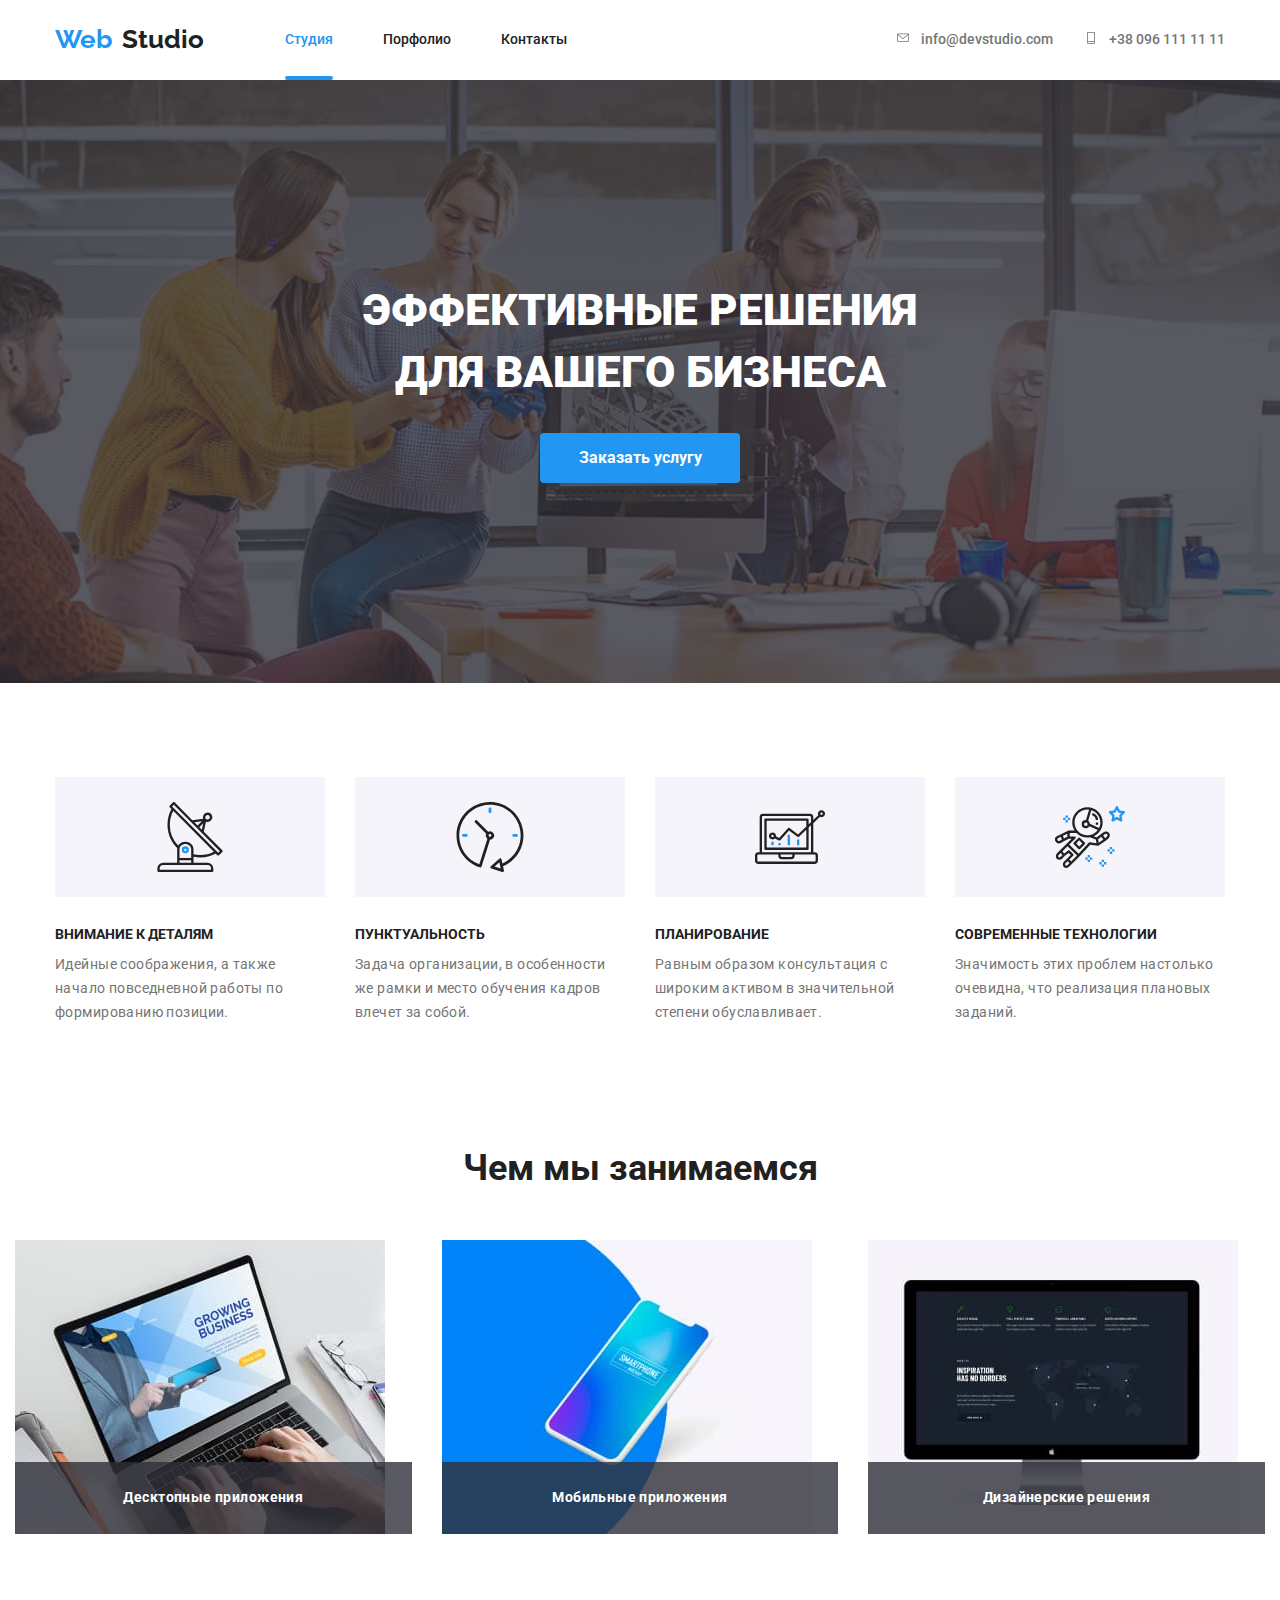
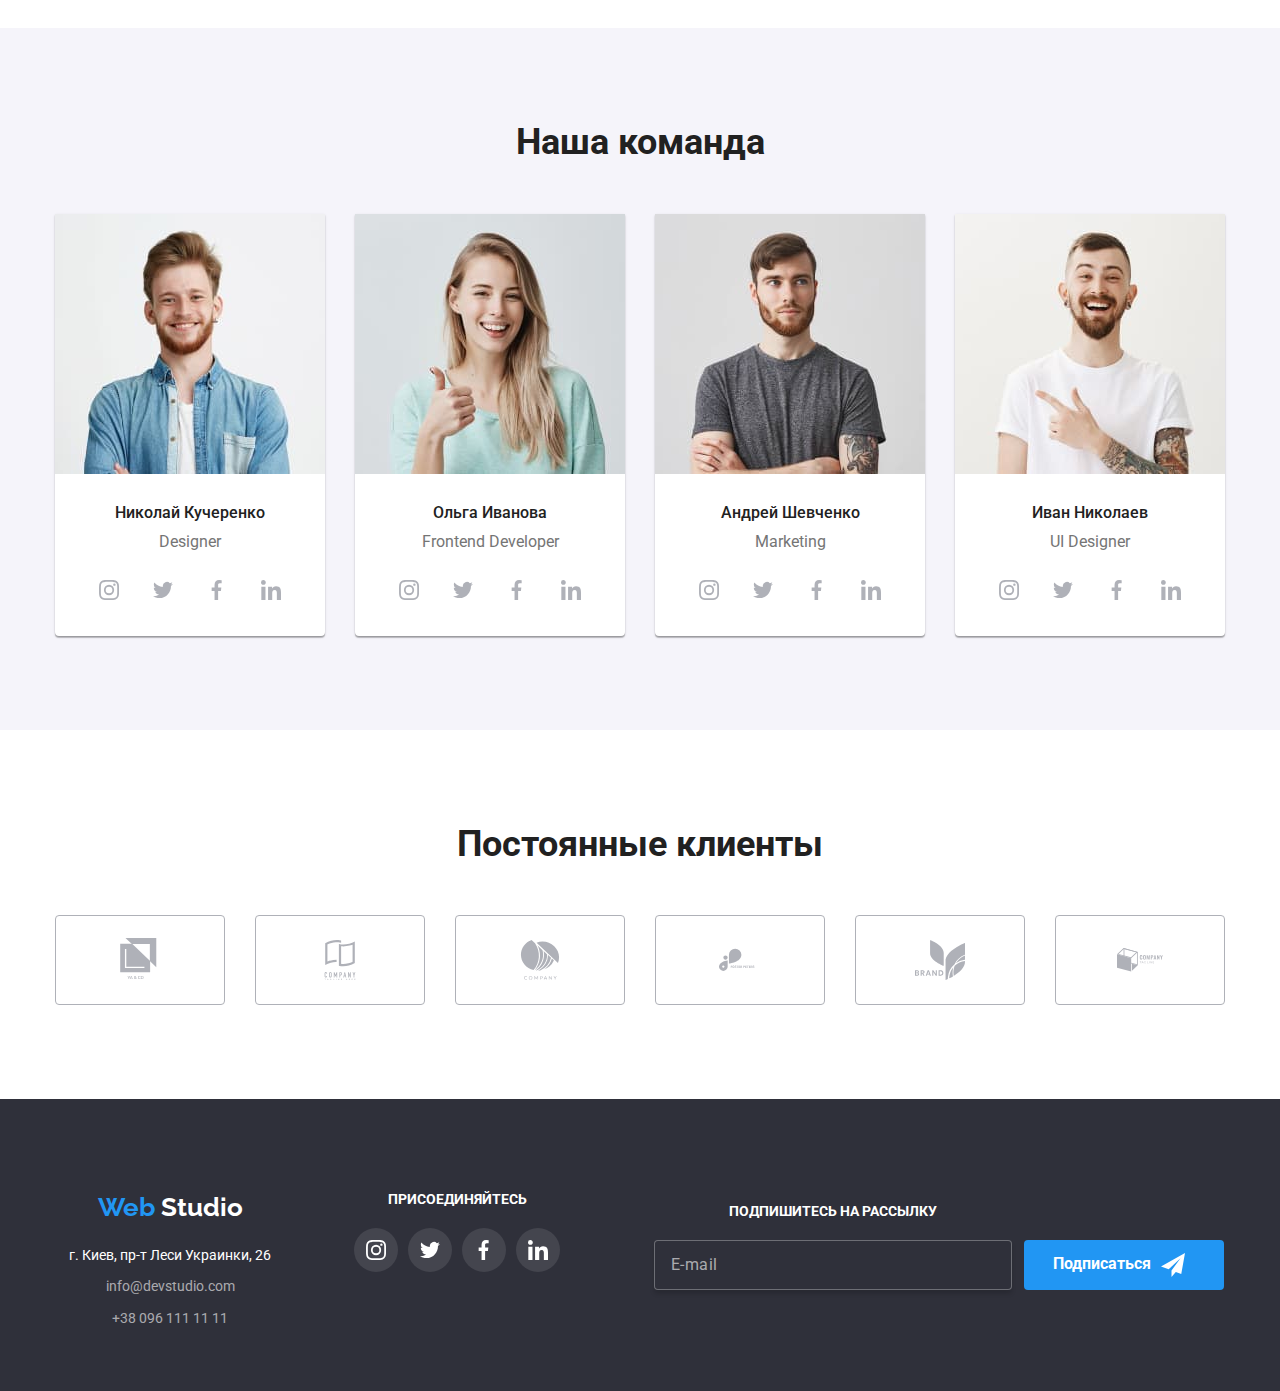
<file: index.html>
<!DOCTYPE html>
<html lang="ru">
  <head>
    <meta charset="UTF-8" />
    <meta name="viewport" content="width=device-width, initial-scale=1.0" />
    <title>Web Studio</title>
    <link
      href="https://fonts.googleapis.com/css2?family=Raleway:wght@700&family=Roboto:wght@400;500;700;900&display=swap"
      rel="stylesheet"
    />
    <link
      rel="stylesheet"
      href="https://cdnjs.cloudflare.com/ajax/libs/modern-normalize/0.6.0/modern-normalize.min.css"
    />
    <link rel="stylesheet" href="./css/main.min.css" />
    <!--<link rel="stylesheet" href="./css/styles.css">-->
  </head>
  <body>
    <header class="header-container">
      <nav class="container">
        <div class="navigator">
          <a href="/" class="logo">
            <span class="logo-web">Web</span>
            <span class="logo-studio">Studio</span>
          </a>
        </div>
        <div class="header-navigation" id="header-navigation" data-menu>
          <ul class="site-nav">
            <li class="item">
              <a href="" class="link current">Студия</a>
            </li>
            <li class="item">
              <a href="./portfolio.html" class="link">Порфолио</a>
            </li>
            <li class="item">
              <a href="" class="link">Контакты</a>
            </li>
          </ul>
          <ul class="site-contacts">
            <li class="item">
              <a href="mailto:info@devstudio.com" class="link">
                <svg class="site-contacts-icon" width="16px" height="12px">
                  <use href="./image/sprites_l.svg#icon-mail_l"></use>
                </svg>
                info@devstudio.com</a
              >
            </li>
            <li class="item">
              <a href="tel:+380961111111" class="link">
                <svg class="site-contacts-icon" width="16px" height="12px">
                  <use href="./image/sprites_l.svg#icon-tel_l"></use>
                </svg>
                +38 096 111 11 11</a
              >
            </li>
          </ul>
        </div>
      </nav>
      <button
        type="button"
        class="menu-button is-open"
        aria-expanded="false"
        aria-controls="header-navigation"
        data-menu-button
      >
        <svg
          width="18px"
          height="18px"
          aria-label="Переключатель мобильного меню"
        >
          <use
            class="mobile-close"
            href="./image/menu-sprites_l.svg#icon-mobile-menu"
            
          ></use>
          <use
            class="mobile-menu"
            href="./image/menu-sprites_l.svg#icon-mobile-close"
          ></use>
        </svg>
      </button>
    </header>
    <main>
      <section class="hero">
        <h1 class="hero-title">
          Эффективные решения <br />
          для вашего бизнеса
        </h1>
        <button class="button-hero" data-modal-open>Заказать услугу</button>
        <div class="backdrop is-hidden" data-modal>
          <div class="modal">
            <form class="hero-modal">
              <b class="form-title">Оставьте свои давнные, мы вам перезвоним</b>
              <div class="form-field">
                <svg class="form-icon" width="18px" height="18px">
                  <use
                    href="./image/form-sprites_l.svg#icon-form-person-black"
                  ></use>
                </svg>
                <input
                  class="form-input"
                  type="text"
                  name="user-name"
                  id="name"
                  placeholder=" "
                />
                <label for="name" class="form-label">Имя</label>
              </div>
              <div class="form-field">
                <svg class="form-icon" width="18px" height="18px">
                  <use
                    href="./image/form-sprites_l.svg#icon-form-phone-black"
                  ></use>
                </svg>
                <input
                  class="form-input"
                  type="tel"
                  name="tel"
                  id="tel"
                  placeholder=" "
                />
                <label for="tel" class="form-label">Телефон</label>
                <span class="form-icon"></span>
              </div>
              <div class="form-field">
                <svg class="form-icon" width="18px" height="18px">
                  <use
                    href="./image/form-sprites_l.svg#icon-form-email-black"
                  ></use>
                </svg>
                <input
                  class="form-input"
                  type="email"
                  name="mail"
                  id="mail"
                  placeholder=" "
                />
                <label for="mail" class="form-label">Почта</label>
              </div>
              <div class="form-coment">
                <textarea
                  class="comment"
                  name="comment"
                  id="comment"
                  rows="10"
                  placeholder=" "
                >
                </textarea>
                <label for="comment" class="form-label-comment"
                  >Комментарий</label
                >
              </div>
              <div class="form-field-checkbox">
                <label class="checkbox-label">
                  Соглашаюсь с рассылкой и принимаю
                  <a href="" class="checkbox-agree">Условия договора</a>
                  <input
                    class="checkbox"
                    type="checkbox"
                    name="agree"
                    value="agree"
                  />
                  <svg class="form-icon-ckeckbox">
                    <use
                      href="./image/form-sprites_l.svg#icon-icon-check"
                    ></use>
                  </svg>
                </label>
              </div>
              <button type="submit" class="form-button">Отправить</button>
              <button data-modal-close class="form-close">
                <svg class="form-icon-close" width="30px" height="30px">
                  <use href="./image/form-sprites_l.svg#icon-close-black"></use>
                </svg>
              </button>
            </form>
          </div>
        </div>
      </section>
      <section class="advantages-section">
        <div class="advantages-container">
          <ul class="advantages-list">
            <li class="advantages-item">
              <div class="advantage-icon">
                <svg width="70px" height="70px">
                  <use href="./image/sprites_l.svg#icon-station_l"></use>
                </svg>
              </div>
              <h3 class="advantages-list-title">Внимание к деталям</h3>
              <p class="advantages-text">
                Идейные соображения, а также начало повседневной работы по
                формированию позиции.
              </p>
            </li>
            <li class="advantages-item">
              <div class="advantage-icon">
                <svg width="70px" height="70px">
                  <use href="./image/sprites_l.svg#icon-clock_l"></use>
                </svg>
              </div>
              <h3 class="advantages-list-title">Пунктуальность</h3>
              <p class="advantages-text">
                Задача организации, в особенности же рамки и место обучения
                кадров влечет за собой.
              </p>
            </li>
            <li class="advantages-item">
              <div class="advantage-icon">
                <svg width="70px" height="70px">
                  <use href="./image/sprites_l.svg#icon-computer_l"></use>
                </svg>
              </div>
              <h3 class="advantages-list-title">Планирование</h3>
              <p class="advantages-text">
                Равным образом консультация с широким активом в значительной
                степени обуславливает.
              </p>
            </li>
            <li class="advantages-item">
              <div class="advantage-icon">
                <svg width="70px" height="70px">
                  <use href="./image/sprites_l.svg#icon-rocketman_l"></use>
                </svg>
              </div>
              <h3 class="advantages-list-title">Современные технологии</h3>
              <p class="advantages-text">
                Значимость этих проблем настолько очевидна, что реализация
                плановых заданий.
              </p>
            </li>
          </ul>
        </div>
      </section>
     <div class="features">
        <section class="features-section">
          <div class="features-container">
            <h2 class="section-title">Чем мы занимаемся</h2>
            <ul class="list">
              <li class="item">
                <div class="profily-card">
                  <img
                    srcset="image/desktop/feat1-d1x-l.jpg 1x,
                            image/desktop/feat1-d2x-l.jpg 2x

                    "
                    src="image/1_l.jpg"
                    alt=""
                    width="370"/>
                  <div class="profili-text">
                    <h3 class="list-profilу">Десктопные приложения</h3>
                  </div>
                </div>
              </li>
              <li class="item">
                <div class="profily-card">
                  <img src="image/2_l.jpg" alt="" />
                  <div class="profili-text">
                    <h3 class="list-profilу">Мобильные приложения</h3>
                  </div>
                </div>
              </li>
              <li class="item">
                <div class="profily-card">
                  <img
                  srcset="image/desktop/feat3-d1x-l.jpg 1x,
                          image/desktop/feat3-d2x-l.jpg 2x

          "
                   src="image/3_l.jpg"
                   alt=""
                   width="370"/>
                  <div class="profili-text">
                    <h3 class="list-profilу">Дизайнерские решения</h3>
                  </div>
                </div>
              </li>
            </ul>
          </div>
        </section>
      </div>
      <section class="section-comand">
        <div class="comand-container">
          <h2 class="section-title">Наша команда</h2>
          <ul class="list">
            <li class="item">
              <img 
                srcset="image/desktop/com1-d1x-l.jpg 1x,
                        image/desktop/com1-d2x-l.jpg 2x
                "
              src="image/team1_l.jpg"
              alt=""
              width="370" />
              <h3 class="list-comand">Николай Кучеренко</h3>
              <span class="comand-prof">Designer</span>
              <div class="icon">
                <ul class="network">
                  <li>
                    <a href="" class="link" aria-label="Инстаграмм">
                      <svg class="link-icon" width="20px" height="20px">
                        <use href="./image/sprites_l.svg#icon-inst_l"></use>
                      </svg>
                    </a>
                  </li>
                  <li>
                    <a href="" class="link" aria-label="Твиттер">
                      <svg class="link-icon" width="20px" height="20px">
                        <use href="./image/sprites_l.svg#icon-twit_l"></use>
                      </svg>
                    </a>
                  </li>
                  <li>
                    <a href="" class="link" aria-label="Фейсбук">
                      <svg class="link-icon" width="20px" height="20px">
                        <use href="./image/sprites_l.svg#icon-face_l"></use>
                      </svg>
                    </a>
                  </li>
                  <li>
                    <a href="" class="link" aria-label="Линкедин">
                      <svg class="link-icon" width="20px" height="20px">
                        <use href="./image/sprites_l.svg#icon-link_l"></use>
                      </svg>
                    </a>
                  </li>
                </ul>
              </div>
            </li>
            <li class="item">
              <img
                srcset="image/desktop/com2-d1x-l.jpg 1x,
                        image/desktop/com2-d2x-l.jpg 2x
        "
               src="image/team2_l.jpg"
               alt="" 
               width="370"/>
              <h3 class="list-comand">Ольга Иванова</h3>
              <span class="comand-prof">Frontend Developer</span>
              <div class="icon">
                <ul class="network">
                  <li>
                    <a href="" class="link" aria-label="Инстаграмм">
                      <svg class="link-icon" width="20px" height="20px">
                        <use href="./image/sprites_l.svg#icon-inst_l"></use>
                      </svg>
                    </a>
                  </li>
                  <li>
                    <a href="" class="link" aria-label="Твиттер">
                      <svg class="link-icon" width="20px" height="20px">
                        <use href="./image/sprites_l.svg#icon-twit_l"></use>
                      </svg>
                    </a>
                  </li>
                  <li>
                    <a href="" class="link" aria-label="Фейсбук">
                      <svg class="link-icon" width="20px" height="20px">
                        <use href="./image/sprites_l.svg#icon-face_l"></use>
                      </svg>
                    </a>
                  </li>
                  <li>
                    <a href="" class="link" aria-label="Линкедин">
                      <svg class="link-icon" width="20px" height="20px">
                        <use href="./image/sprites_l.svg#icon-link_l"></use>
                      </svg>
                    </a>
                  </li>
                </ul>
              </div>
            </li>
            <li class="item">
              <img 
                srcset="image/desktop/com3-d1x-l.jpg 1x,
                        image/desktop/com3-d2x-l.jpg 2x
        "
              src="image/team3_l.jpg"
              alt=""
              width="370" />
              <h3 class="list-comand">Андрей Шевченко</h3>
              <span class="comand-prof">Marketing</span>
              <div class="icon">
                <ul class="network">
                  <li>
                    <a href="" class="link" aria-label="Инстаграмм">
                      <svg class="link-icon" width="20px" height="20px">
                        <use href="./image/sprites_l.svg#icon-inst_l"></use>
                      </svg>
                    </a>
                  </li>
                  <li>
                    <a href="" class="link" aria-label="Твиттер">
                      <svg class="link-icon" width="20px" height="20px">
                        <use href="./image/sprites_l.svg#icon-twit_l"></use>
                      </svg>
                    </a>
                  </li>
                  <li>
                    <a href="" class="link" aria-label="Фейсбук">
                      <svg class="link-icon" width="20px" height="20px">
                        <use href="./image/sprites_l.svg#icon-face_l"></use>
                      </svg>
                    </a>
                  </li>
                  <li>
                    <a href="" class="link" aria-label="Линкедин">
                      <svg class="link-icon" width="20px" height="20px">
                        <use href="./image/sprites_l.svg#icon-link_l"></use>
                      </svg>
                    </a>
                  </li>
                </ul>
              </div>
            </li>
            <li class="item">
              <img
                srcset="image/desktop/com4-d1x-l.jpg 1x,
                        image/desktop/com4-d2x-l.jpg 2x
        "
               src="image/team4_l.jpg"
               alt=""
               width="370" />
              <h3 class="list-comand">Иван Николаев</h3>
              <span class="comand-prof">UI Designer</span>
              <div class="icon">
                <ul class="network">
                  <li>
                    <a href="" class="link" aria-label="Инстаграмм">
                      <svg class="link-icon" width="20px" height="20px">
                        <use href="./image/sprites_l.svg#icon-inst_l"></use>
                      </svg>
                    </a>
                  </li>
                  <li>
                    <a href="" class="link" aria-label="Твиттер">
                      <svg class="link-icon" width="20px" height="20px">
                        <use href="./image/sprites_l.svg#icon-twit_l"></use>
                      </svg>
                    </a>
                  </li>
                  <li>
                    <a href="" class="link" aria-label="Фейсбук">
                      <svg class="link-icon" width="20px" height="20px">
                        <use href="./image/sprites_l.svg#icon-face_l"></use>
                      </svg>
                    </a>
                  </li>
                  <li>
                    <a href="" class="link" aria-label="Линкедин">
                      <svg class="link-icon" width="20px" height="20px">
                        <use href="./image/sprites_l.svg#icon-link_l"></use>
                      </svg>
                    </a>
                  </li>
                </ul>
              </div>
            </li>
          </ul>
        </div>
      </section>
      <section>
        <div class="container-client">
          <h2 class="section-title">Постоянные клиенты</h2>
          <div class="client">
            <ul class="list">
              <li class="item">
                <a href="" class="client-icon">
                  <svg width="44px" height="50px">
                    <use href="./image/sprites_l.svg#icon-client1_l"></use>
                  </svg>
                </a>
              </li>
              <li class="item">
                <a href="" class="client-icon">
                  <svg width="40px" height="52px">
                    <use href="./image/sprites_l.svg#icon-client2_l"></use>
                  </svg>
                </a>
              </li>
              <li class="item">
                <a href="" class="client-icon">
                  <svg width="40px" height="42px">
                    <use href="./image/sprites_l.svg#icon-client3_l"></use>
                  </svg>
                </a>
              </li>
              <li class="item">
                <a href="" class="client-icon">
                  <svg width="80px" height="42px">
                    <use href="./image/sprites_l.svg#icon-client4_l"></use>
                  </svg>
                </a>
              </li>
              <li class="item">
                <a href="" class="client-icon">
                  <svg width="60px" height="50px">
                    <use href="./image/sprites_l.svg#icon-client5_l"></use>
                  </svg>
                </a>
              </li>
              <li class="item">
                <a href="" class="client-icon">
                  <svg width="88px" height="46px">
                    <use href="./image/sprites_l.svg#icon-client6_l"></use>
                  </svg>
                </a>
              </li>
            </ul>
          </div>
        </div>
      </section>
    </main>
    <footer class="page-footer">
      <div class="container">
        <div class="footer-desctop">
          <div class="logo-contacts">
            <a href="/" class="logo-foot">
              <span class="logo-web-foot">Web</span>
              <span class="logo-studio-foot">Studio</span>
            </a>
            <address>
              <ul>
                <li class="address">
                  <span class="footer-address"
                    >г. Киев, пр-т Леси Украинки, 26</span
                  >
                </li>
                <li class="address">
                  <a href="mailto:info@devstudio.com" class="footer-link"
                    >info@devstudio.com</a
                  >
                </li>
                <li class="address">
                  <a href="tel:+380961111111" class="footer-link"
                    >+38 096 111 11 11</a
                  >
                </li>
              </ul>
            </address>
          </div>
          <div class="icon-footer">
            <b class="footer-title">присоединяйтесь</b>
            <ul class="icon-footer-list">
              <li class="item">
                <a href="" class="footer-link-n" aria-label="Инстаграмм">
                  <svg class="footer-link-icon" width="20px" height="20px">
                    <use href="./image/sprites_l.svg#icon-inst_l"></use>
                  </svg>
                </a>
              </li>
              <li class="item">
                <a href="" class="footer-link-n" aria-label="Твиттер">
                  <svg class="footer-link-icon" width="20px" height="20px">
                    <use href="./image/sprites_l.svg#icon-twit_l"></use>
                  </svg>
                </a>
              </li>
              <li class="item">
                <a href="" class="footer-link-n" aria-label="Фейсбук">
                  <svg class="footer-link-icon" width="20px" height="20px">
                    <use href="./image/sprites_l.svg#icon-face_l"></use>
                  </svg>
                </a>
              </li>
              <li class="item">
                <a href="" class="footer-link-n" aria-label="Линкедин">
                  <svg class="footer-link-icon" width="20px" height="20px">
                    <use href="./image/sprites_l.svg#icon-link_l"></use>
                  </svg>
                </a>
              </li>
            </ul>
          </div>
        </div>
        <div>
          <form class="footer-action" action="/">
            <div class="footer-form">
              <div class="footer-mailing">
                <label for="mailing" class="footer-title"
                  >Подпишитесь на рассылку</label
                >
                <input
                  class="footer-input"
                  type="text"
                  name="mailing"
                  id="mailing"
                  value="E-mail"
                />
              </div>
              <button class="button-footer">
                Подписаться
                <svg class="button-footer-icon" width="24px" height="24px">
                  <use href="./image/sprites_l.svg#icon-telegram_l"></use>
                </svg>
              </button>
            </div>
          </form>
        </div>
      </div>
    </footer>
    <script src="./js/modal.js"></script>
    <script src="./js/menu.js"></script>
  </body>
</html>
</file>
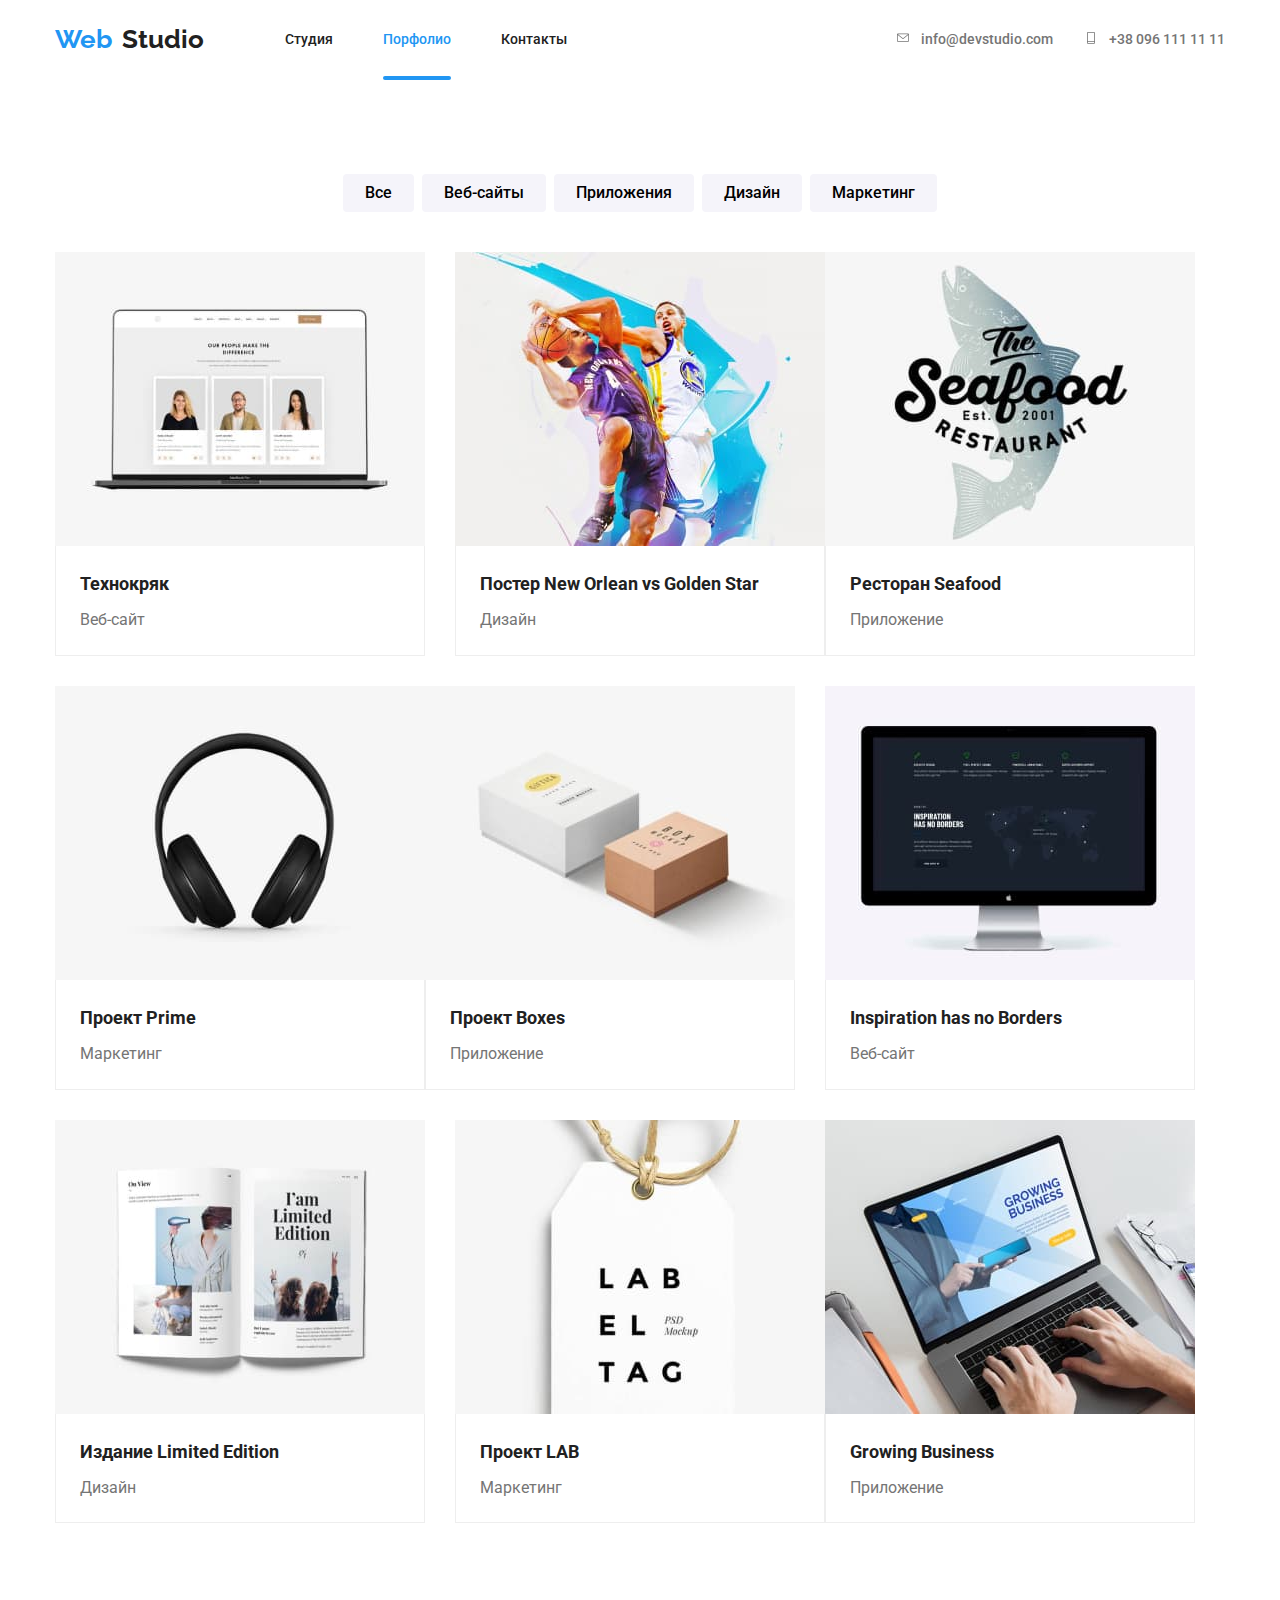
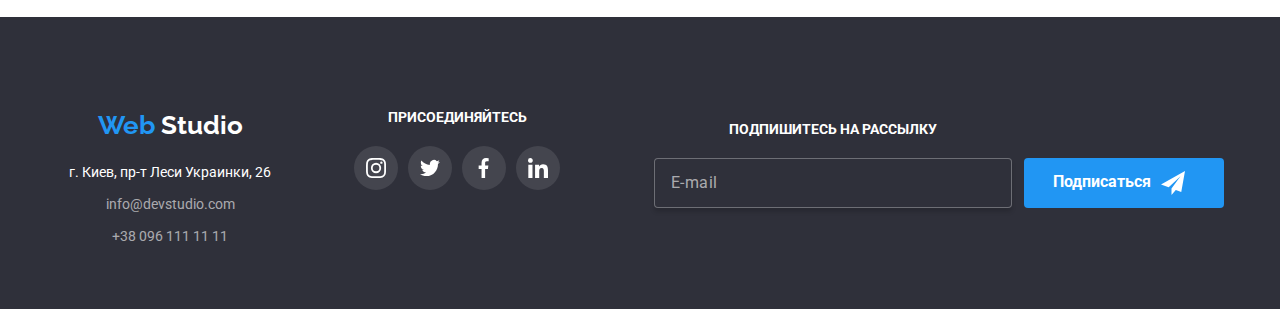
<file: portfolio.html>
<!DOCTYPE html>
<html lang="ru">
<head>
  <meta charset="UTF-8">
  <meta name="viewport" content="width=device-width, initial-scale=1.0">
  <title>Portfolio</title>
  <link href="https://fonts.googleapis.com/css2?family=Raleway:wght@700&family=Roboto:wght@400;500;700;900&display=swap" rel="stylesheet">
  <link rel="stylesheet" href="https://cdnjs.cloudflare.com/ajax/libs/modern-normalize/0.6.0/modern-normalize.min.css">
  <link rel="stylesheet" href="./css/main.min.css">
  <!--<link rel="stylesheet" href="./css/styles.css">-->
</head>
<body>
  <header class="header-container">
    <nav class="container">
      <div class="navigator">
        <a href="/" class="logo">
          <span class="logo-web">Web</span>
          <span class="logo-studio">Studio</span>
        </a>
      </div>
      <div class="header-navigation" id="header-navigation" data-menu>
        <ul class="site-nav">
          <li class="item">
            <a href="" class="link">Студия</a>
          </li>
          <li class="item">
            <a href="./portfolio.html" class="link current">Порфолио</a>
          </li>
          <li class="item">
            <a href="" class="link">Контакты</a>
          </li>
        </ul>
        <ul class="site-contacts">
          <li class="item">
            <a href="mailto:info@devstudio.com" class="link">
              <svg class="site-contacts-icon" width="16px" height="12px">
                <use href="./image/sprites_l.svg#icon-mail_l"></use>
              </svg>
              info@devstudio.com</a
            >
          </li>
          <li class="item">
            <a href="tel:+380961111111" class="link">
              <svg class="site-contacts-icon" width="16px" height="12px">
                <use href="./image/sprites_l.svg#icon-tel_l"></use>
              </svg>
              +38 096 111 11 11</a
            >
          </li>
        </ul>
      </div>
    </nav>
    <button
      type="button"
      class="menu-button is-open"
      aria-expanded="false"
      aria-controls="header-navigation"
      data-menu-button
    >
      <svg
        width="18px"
        height="18px"
        aria-label="Переключатель мобильного меню"
      >
        <use
          class="mobile-close"
          href="./image/menu-sprites_l.svg#icon-mobile-menu"
          
        ></use>
        <use
          class="mobile-menu"
          href="./image/menu-sprites_l.svg#icon-mobile-close"
        ></use>
      </svg>
    </button>
  </header>
  <main class="container">
    <section class="section">
        <ul class="portfolio-button">
      <li class="item"><button type="button" class="button-portfolio">Все</button></li>
      <li class="item"><button type="button" class="button-portfolio">Веб-сайты</button></li>
      <li class="item"><button type="button" class="button-portfolio">Приложения</button></li>
      <li class="item"><button type="button" class="button-portfolio">Дизайн</button></li>
      <li class="item"><button type="button" class="button-portfolio">Маркетинг</button></li>
        </ul>
        <ul class="portfolio-container">
          <li class="portfolio-list-item">
              <a href="" class="portfolio">
                <div class="portfolio-project">
                  <img class="portfolio-list-image"
                    srcset="image/desktop/proj1-d1x-l.jpg 1x,
                            image/desktop/proj1-d2x-l.jpg 2x"
                   src="./image/project1_l.jpg" alt="" width="370">
                  <div class="portfolio-action">
                    <p class="portfolio-list-content">
                Технокряк это современная площадка распространения коронавируса. Компании используют эту платформу для цифрового шпионажа и атак на защищённые сервера конкурентов.
                    </p>
                  </div>
                </div>
            <div class="card-content">
              <h3 class="portfolio-list-title">Технокряк</h3>
              <p class="portfolio-list-text">Веб-сайт</p>
            </div>
          </a>
          </li>
          <li class="portfolio-list-item">
            <a href="" class="portfolio">
              <div class="portfolio-project">
                <img class="portfolio-list-image"
                  srcset="image/desktop/proj2-d1x-l.jpg 1x,
                          image/desktop/proj2-d2x-l.jpg 2x"
                 src="image/project2_l.jpg" alt="" width="370" />
                <div class="portfolio-action">
                  <p class="portfolio-list-content">
                Технокряк это современная площадка распространения коронавируса. Компании используют эту платформу для цифрового шпионажа и атак на защищённые сервера конкурентов.
                  </p>
                </div>
              </div>
            <div class="card-content">
              <h3 class="portfolio-list-title">Постер New Orlean vs Golden Star</h3>
              <p class="portfolio-list-text">Дизайн</p>
            </div>
          </a>
          </li>
        <li class="portfolio-list-item">
          <a href="" class="portfolio">
            <div class="portfolio-project">
                <img  class="portfolio-list-image"
                srcset="image/desktop/proj3-d1x-l.jpg 1x,
                        image/desktop/proj3-d2x-l.jpg 2x"
                 src="image/project3_l.jpg" alt="" width="370" />
                <div class="portfolio-action">
                  <p class="portfolio-list-content">
                Технокряк это современная площадка распространения коронавируса. Компании используют эту платформу для цифрового шпионажа и атак на защищённые сервера конкурентов.
                  </p>
                </div>
            </div>
            <div class="card-content">
              <h3 class="portfolio-list-title">Ресторан Seafood</h3>
              <p class="portfolio-list-text">Приложение</p>
           </div>
          </a>
        </li>
        <li class="portfolio-list-item">
          <a href="" class="portfolio">
            <div class="portfolio-project">
                <img class="portfolio-list-image"
                  srcset="image/desktop/proj4-d1x-l.jpg 1x,
                          image/desktop/proj4-d2x-l.jpg 2x"
                 src="image/project4_l.jpg" alt="" width="370" />
                <div class="portfolio-action">
                  <p class="portfolio-list-content">
                Технокряк это современная площадка распространения коронавируса. Компании используют эту платформу для цифрового шпионажа и атак на защищённые сервера конкурентов.
                  </p>
                </div>
            </div>
            <div class="card-content">
              <h3 class="portfolio-list-title">Проект Prime</h3>
              <p class="portfolio-list-text">Маркетинг</p>
            </div>
          </a>
        </li>
        <li class="portfolio-list-item">
          <a href="" class="portfolio">
            <div class="portfolio-project">
              <img class="portfolio-list-image" 
                srcset="image/desktop/proj5-d1x-l.jpg 1x,
                        image/desktop/proj5-d2x-l.jpg 2x"
              src="image/project5_l.jpg" alt="" width="370" />
              <div class="portfolio-action">
                <p class="portfolio-list-content">
                Технокряк это современная площадка распространения коронавируса. Компании используют эту платформу для цифрового шпионажа и атак на защищённые сервера конкурентов.
                </p>
              </div>
            </div>
            <div class="card-content">
              <h3 class="portfolio-list-title">Проект Boxes</h3>
              <p class="portfolio-list-text">Приложение</p>
            </div>
          </a>
        </li>
        <li class="portfolio-list-item">
          <a href="" class="portfolio">
            <div class="portfolio-project">
              <img class="portfolio-list-image" 
                srcset="image/desktop/proj6-d1x-l.jpg 1x,
                        image/desktop/proj6-d2x-l.jpg 2x"
              src="image/project6_l.jpg" alt="" width="370" />
              <div class="portfolio-action">
                <p class="portfolio-list-content">
                Технокряк это современная площадка распространения коронавируса. Компании используют эту платформу для цифрового шпионажа и атак на защищённые сервера конкурентов.
                </p>
              </div>
            </div>
            <div class="card-content">
              <h3 class="portfolio-list-title">Inspiration has no Borders</h3>
              <p class="portfolio-list-text">Веб-сайт</p>
            </div>
          </a>
        </li>
        <li class="portfolio-list-item">
          <a href="" class="portfolio">
            <div class="portfolio-project">
              <img class="portfolio-list-image" 
                srcset="image/desktop/proj7-d1x-l.jpg 1x,
                        image/desktop/proj7-d2x-l.jpg 2x"
              src="image/project7_l.jpg" alt="" width="370"/>
              <div class="portfolio-action">
                <p class="portfolio-list-content">
                Технокряк это современная площадка распространения коронавируса. Компании используют эту платформу для цифрового шпионажа и атак на защищённые сервера конкурентов.
                </p>
              </div>
            </div> 
            <div class="card-content">
              <h3 class="portfolio-list-title">Издание Limited Edition</h3>
              <p class="portfolio-list-text">Дизайн</p>
            </div>
          </a>
        </li>
        <li class="portfolio-list-item">
          <a href="" class="portfolio">
            <div class="portfolio-project">
              <img class="portfolio-list-image"
                srcset="image/desktop/proj8-d1x-l.jpg 1x,
                        image/desktop/proj8-d2x-l.jpg 2x"
               src="image/project8_l.jpg" alt="" width="370"/>
              <div class="portfolio-action">
                <p class="portfolio-list-content">
                Технокряк это современная площадка распространения коронавируса. Компании используют эту платформу для цифрового шпионажа и атак на защищённые сервера конкурентов.
                </p>
              </div>
            </div>
            <div class="card-content">
              <h3 class="portfolio-list-title">Проект LAB</h3>
              <p class="portfolio-list-text">Маркетинг</p>
            </div>
          </a>
        </li>
        <li class="portfolio-list-item">
          <a href="" class="portfolio">
            <div class="portfolio-project">
              <img class="portfolio-list-image" 
                srcset="image/desktop/proj9-d1x-l.jpg 1x,
                        image/desktop/proj9-d2x-l.jpg 2x"
              src="image/project9_l.jpg" alt="" width="370"/>
              <div class="portfolio-action">
                <p class="portfolio-list-content">
                Технокряк это современная площадка распространения коронавируса. Компании используют эту платформу для цифрового шпионажа и атак на защищённые сервера конкурентов.
                </p>
              </div>
            </div>
            <div class="card-content">
              <h3 class="portfolio-list-title">Growing Business</h3>
              <p class="portfolio-list-text">Приложение</p>
            </div>
          </a>
        </li>
      </ul>
    </section>
  </main>
  <footer class="page-footer">
    <div class="container">
      <div class="footer-desctop">
        <div class="logo-contacts">
          <a href="/" class="logo-foot">
            <span class="logo-web-foot">Web</span>
            <span class="logo-studio-foot">Studio</span>
          </a>
          <address>
            <ul>
              <li class="address">
                <span class="footer-address"
                  >г. Киев, пр-т Леси Украинки, 26</span
                >
              </li>
              <li class="address">
                <a href="mailto:info@devstudio.com" class="footer-link"
                  >info@devstudio.com</a
                >
              </li>
              <li class="address">
                <a href="tel:+380961111111" class="footer-link"
                  >+38 096 111 11 11</a
                >
              </li>
            </ul>
          </address>
        </div>
        <div class="icon-footer">
          <b class="footer-title">присоединяйтесь</b>
          <ul class="icon-footer-list">
            <li class="item">
              <a href="" class="footer-link-n" aria-label="Инстаграмм">
                <svg class="footer-link-icon" width="20px" height="20px">
                  <use href="./image/sprites_l.svg#icon-inst_l"></use>
                </svg>
              </a>
            </li>
            <li class="item">
              <a href="" class="footer-link-n" aria-label="Твиттер">
                <svg class="footer-link-icon" width="20px" height="20px">
                  <use href="./image/sprites_l.svg#icon-twit_l"></use>
                </svg>
              </a>
            </li>
            <li class="item">
              <a href="" class="footer-link-n" aria-label="Фейсбук">
                <svg class="footer-link-icon" width="20px" height="20px">
                  <use href="./image/sprites_l.svg#icon-face_l"></use>
                </svg>
              </a>
            </li>
            <li class="item">
              <a href="" class="footer-link-n" aria-label="Линкедин">
                <svg class="footer-link-icon" width="20px" height="20px">
                  <use href="./image/sprites_l.svg#icon-link_l"></use>
                </svg>
              </a>
            </li>
          </ul>
        </div>
      </div>
      <div>
        <form class="footer-action" action="/">
          <div class="footer-form">
            <div class="footer-mailing">
              <label for="mailing" class="footer-title"
                >Подпишитесь на рассылку</label
              >
              <input
                class="footer-input"
                type="text"
                name="mailing"
                id="mailing"
                value="E-mail"
              />
            </div>
            <button class="button-footer">
              Подписаться
              <svg class="button-footer-icon" width="24px" height="24px">
                <use href="./image/sprites_l.svg#icon-telegram_l"></use>
              </svg>
            </button>
          </div>
        </form>
      </div>
    </div>
  </footer>
   <script src="./js/menu.js"></script>
  </body>
</html>
</file>
<file: css/main.min.css>
body{background-color:#fff;color:#757575;font-family:Roboto,sans-serif}ul{padding:0px;margin:0px;list-style:none}img{display:block;max-width:100%;height:auto}textarea{resize:none}.advantages-container,.comand-container,.container-client{padding:60px 15px;margin-left:auto;margin-right:auto}@media screen and (min-width: 481px){.advantages-container,.comand-container,.container-client{width:768px}}@media screen and (min-width: 769px){.advantages-container,.comand-container,.container-client{padding:94px 15px;width:1200px}}.section{padding-top:60px;padding-bottom:60px}@media screen and (min-width: 769px){.section{padding-top:94px;padding-bottom:94px}}.section-title{margin-top:0;margin-bottom:50px;color:#212121;font-weight:700;font-size:36px;line-height:1.16;text-align:center}.logo{display:-webkit-box;display:-ms-flexbox;display:flex;font-family:Raleway,sans-serif;text-decoration:none;font-weight:700}@media screen and (min-width: 481px){.logo{font-size:24px;line-height:1.16}}@media screen and (min-width: 769px){.logo{font-size:26px;line-height:1.2}}.logo-web{color:#2196F3;margin-right:10px}.logo-studio{color:#212121}@media screen and (max-width: 480px){.header-container{padding:20px 0;position:relative}}.header-container .container{display:-webkit-box;display:-ms-flexbox;display:flex}.container{display:-webkit-box;display:-ms-flexbox;display:flex;padding:0 15px;margin:0 auto}@media screen and (min-width: 769px){.container{width:1200px}}.header-navigation{background-color:#fff}@media screen and (max-width: 480px){.header-navigation{display:none;position:absolute;top:100%;border-top:1px solid #ECECEC;padding:60px 0}.header-navigation.is-open{display:-webkit-box;display:-ms-flexbox;display:flex;-webkit-box-orient:vertical;-webkit-box-direction:normal;-ms-flex-direction:column;flex-direction:column;position:absolute;top:58px;left:0;right:0;z-index:1}}@media screen and (min-width: 481px){.header-navigation{display:-webkit-box;display:-ms-flexbox;display:flex;-webkit-box-flex:1;-ms-flex-positive:1;flex-grow:1;-webkit-box-pack:justify;-ms-flex-pack:justify;justify-content:space-between;-webkit-box-align:center;-ms-flex-align:center;align-items:center}}@media screen and (min-width: 481px){.navigator{display:-webkit-box;display:-ms-flexbox;display:flex;-webkit-box-flex:0;-ms-flex:0 0 141px;flex:0 0 141px;-webkit-box-align:center;-ms-flex-align:center;align-items:center}}.site-nav{display:-webkit-box;display:-ms-flexbox;display:flex}.site-nav .item{text-align:center}@media screen and (max-width: 480px){.site-nav .item{margin-bottom:40px}.site-nav .item:last-child{margin-bottom:60px}}.site-nav .link{position:relative;display:inline-block;padding:8px 0;color:#212121;font-weight:500;font-size:14px;line-height:1.14;text-decoration:none}@media screen and (min-width: 480px){.site-nav .link{padding:32px 0}}.site-nav .link:hover,.site-nav .link:focus{color:#2196F3;outline:none;-webkit-transition:250ms cubic-bzier(0.4, 0, 0.2, 1);transition:250ms cubic-bzier(0.4, 0, 0.2, 1)}.site-nav .link.current{color:#2196F3}.site-nav .link.current::after{position:absolute;bottom:0;content:"";display:block;height:4px;width:100%;border-radius:2px;background-color:#2196F3}@media screen and (max-width: 480px){.site-nav{-webkit-box-orient:vertical;-webkit-box-direction:normal;-ms-flex-direction:column;flex-direction:column}}@media screen and (min-width: 481px){.site-nav{margin-left:81px}.site-nav .item+.item{margin-left:50px}}.site-contacts{display:-webkit-box;display:-ms-flexbox;display:flex;-webkit-box-orient:vertical;-webkit-box-direction:normal;-ms-flex-direction:column;flex-direction:column}@media screen and (max-width: 480px){.site-contacts{-webkit-box-align:center;-ms-flex-align:center;align-items:center}.site-contacts .item:not(:last-child){margin-bottom:16px}}@media screen and (min-width: 481px) and (max-width: 768px){.site-contacts .item:not(:last-child){margin-bottom:10px}}@media screen and (min-width: 769px){.site-contacts .item{margin-bottom:0}.site-contacts .item:not(:last-child){margin-right:30px}}.site-contacts .link{display:-webkit-box;display:-ms-flexbox;display:flex;color:#757575;font-weight:500;font-size:14px;line-height:1.14;text-decoration:none}.site-contacts .link:hover,.site-contacts .link:focus{color:#2196F3;outline:none;-webkit-transition:250ms cubic-bzier(0.4, 0, 0.2, 1);transition:250ms cubic-bzier(0.4, 0, 0.2, 1)}@media screen and (min-width: 769px){.site-contacts{-webkit-box-orient:horizontal;-webkit-box-direction:normal;-ms-flex-direction:row;flex-direction:row}}.site-contacts-icon{margin-right:10px;fill:currentColor;vertical-align:middle}.site-contacts-icon:hover{fill:#2196F3;-webkit-transition:250ms cubic-bzier(0.4, 0, 0.2, 1);transition:250ms cubic-bzier(0.4, 0, 0.2, 1)}.menu-button{position:absolute;top:17%;-webkit-transform:translate(-50%, 0);transform:translate(-50%, 0);right:0;padding:11px;border:none;background-color:transparent;outline:none}.menu-button.is-open:hover,.menu-button.is-open:focus{fill:#2196F3;outline:none;border:none;-webkit-transition:250ms cubic-bzier(0.4, 0, 0.2, 1);transition:250ms cubic-bzier(0.4, 0, 0.2, 1)}.menu-button .mobile-close{display:none}.menu-button.is-open .mobile-close{display:block}.menu-button.is-open .mobile-menu{display:none}@media screen and (min-width: 481px){.menu-button{display:none}}.hero{background-image:-webkit-gradient(linear, left top, right top, from(rgba(47,48,58,0.8)), to(rgba(47,48,58,0.8))),url(../image/Header_img_l.jpg);background-image:linear-gradient(to right, rgba(47,48,58,0.8), rgba(47,48,58,0.8)),url(../image/Header_img_l.jpg);margin-right:auto;margin-left:auto;background-position:center;background-size:cover;background-repeat:no-repeat;background-color:rgba(47,48,58,0.8);text-align:center;padding-top:200px;padding-bottom:200px}.hero .hero-title{margin-top:0px;margin-bottom:30px;color:#fff;font-weight:900;font-size:44px;line-height:1.4;text-transform:uppercase}@media screen and (min-width: 481px){.advantages-list{display:-webkit-box;display:-ms-flexbox;display:flex;-ms-flex-wrap:wrap;flex-wrap:wrap}}@media screen and (max-width: 480px){.advantages-item:not(:last-child){margin-bottom:30px}}@media screen and (min-width: 481px) and (max-width: 768px){.advantages-item{width:calc((100% - 30px) / 2)}.advantages-item:nth-child(-n+2){margin-bottom:30px}.advantages-item:nth-child(2n){margin-left:30px}}@media screen and (min-width: 769px){.advantages-item{width:calc((100% - 30px * 3) / 4);margin-left:30px;margin-bottom:0}.advantages-item:first-child{margin-left:0}}.advantage-icon{background-color:#F5F4FA;height:120px;text-align:center;padding-top:25px}.advantages-list-title{margin-top:30px;margin-bottom:10px;color:#212121;font-weight:700;font-size:14px;line-height:1.14;text-transform:uppercase;text-align:center}@media screen and (min-width: 481px){.advantages-list-title{text-align:initial}}.advantages-text{margin-top:0px;margin-bottom:30px;font-weight:normal;font-size:14px;line-height:1.7;letter-spacing:0.03em}@media screen and (min-width: 481px){.advantages-text{text-align:initial}}@media screen and (max-width: 768px){.features{display:none}}.features-section{padding-bottom:94px}.features-container{padding:0 15px;margin:0 auto}@media screen and (min-width: 481px){.list{display:-webkit-box;display:-ms-flexbox;display:flex}.list .item{width:calc((100% - 30px * 2) / 3)}.list .item+.item{margin-left:30px}.list-profilу{margin-top:0px;margin-bottom:0px;padding:28px 90px;color:#fff;background-color:rgba(47,48,58,0.8);font-weight:700;font-size:14px;line-height:1.14;text-align:center;letter-spacing:0.03em}}.profily-card{position:relative}.profili-text{position:absolute;width:100%;bottom:0}.section-comand{display:-webkit-box;display:-ms-flexbox;display:flex;text-align:center;background-color:#F5F4FA}.section-comand .list .item{margin-bottom:30px;padding-bottom:24px;background:#fff;-webkit-box-shadow:0px 2px 1px rgba(0,0,0,0.2),0px 1px 1px rgba(0,0,0,0.14),0px 1px 3px rgba(0,0,0,0.12);box-shadow:0px 2px 1px rgba(0,0,0,0.2),0px 1px 1px rgba(0,0,0,0.14),0px 1px 3px rgba(0,0,0,0.12);border-radius:0px 0px 4px 4px}.section-comand .list .item:last-child{margin-bottom:0}@media screen and (min-width: 481px){.section-comand .list{-ms-flex-wrap:wrap;flex-wrap:wrap}.section-comand .list .item{width:calc((100% - 30px) / 2);margin-left:0}.section-comand .list .item:nth-child(2n){margin-left:30px}.section-comand .list .item:nth-last-child(-n+2){margin-bottom:0px}}@media screen and (min-width: 769px){.section-comand .list .item{width:calc((100% - 30px * 3) / 4);margin-bottom:0}.section-comand .list .item:not(:first-child){margin-left:30px}}.list-comand{margin-top:30px;margin-bottom:10px;color:#212121;font-weight:500;font-size:16px;line-height:1.18}.comand-prof{margin-top:0;margin-bottom:16px;font-size:16px;line-height:1.18}.icon{margin-top:16px}.network{display:-webkit-box;display:-ms-flexbox;display:flex;padding:0 32px;-webkit-box-pack:center;-ms-flex-pack:center;justify-content:center}@media screen and (min-width: 1200px){.network{-webkit-box-pack:justify;-ms-flex-pack:justify;justify-content:space-between}}.network .link{display:-webkit-box;display:-ms-flexbox;display:flex;-webkit-box-pack:center;-ms-flex-pack:center;justify-content:center;-webkit-box-align:center;-ms-flex-align:center;align-items:center;width:44px;height:44px;border-radius:50%}.network .link:hover,.network .link:focus{width:44px;height:44px;border-radius:50%;background-color:#2196F3;outline:none;-webkit-transition:250ms cubic-bzier(0.4, 0, 0.2, 1);transition:250ms cubic-bzier(0.4, 0, 0.2, 1)}.network .link:hover svg,.network .link:focus svg{fill:#fff;-webkit-transition:250ms cubic-bzier(0.4, 0, 0.2, 1);transition:250ms cubic-bzier(0.4, 0, 0.2, 1)}.link-icon{fill:#afb1b8}.client{display:-webkit-box;display:-ms-flexbox;display:flex;-webkit-box-pack:center;-ms-flex-pack:center;justify-content:center}.client .list{display:-webkit-box;display:-ms-flexbox;display:flex;-ms-flex-wrap:wrap;flex-wrap:wrap}.client .item{width:calc((100% - 30px) / 2);margin-bottom:30px}@media screen and (max-width: 480px){.client .item:nth-child(2n){margin-left:30px}}@media screen and (min-width: 481px) and (max-width: 768px){.client .item{width:calc((100% - 30px*2) / 3);margin-bottom:30px}.client .item:nth-child(3n+1){margin-left:0}.client .item:nth-last-child(-n+3){margin-bottom:0}}@media screen and (min-width: 769px){.client .item{width:calc((100% - 30px*5) / 6);margin-bottom:0}}.client-icon{display:-webkit-box;display:-ms-flexbox;display:flex;-webkit-box-pack:center;-ms-flex-pack:center;justify-content:center;-webkit-box-align:center;-ms-flex-align:center;align-items:center;height:90px;border:1px solid #afb1b8;border-radius:4px;fill:#afb1b8}@media screen and (min-width: 481px) and (max-width: 768px){.client-icon{min-width:226px}}@media screen and (min-width: 769px){.client-icon{min-width:170px}}.client-icon:hover{border:1px solid #2196F3;border-radius:4px;fill:#2196F3;-webkit-transition:250ms cubic-bzier(0.4, 0, 0.2, 1);transition:250ms cubic-bzier(0.4, 0, 0.2, 1)}.button-hero,.button-footer,.form-button{border-radius:4px;padding:10px 32px;width:200px;height:50px;color:#fff;background-color:#2196F3;font-family:inherit;font-weight:bold;font-size:16px;line-height:1.8;display:inline-block;-webkit-box-align:center;-ms-flex-align:center;align-items:center;text-decoration:none;border:transparent;outline:none}.page-footer{display:-webkit-box;display:-ms-flexbox;display:flex;-webkit-box-pack:center;-ms-flex-pack:center;justify-content:center;text-align:center;background-color:#2F303A}.page-footer>.container{display:-webkit-box;display:-ms-flexbox;display:flex;-webkit-box-orient:vertical;-webkit-box-direction:normal;-ms-flex-direction:column;flex-direction:column;text-align:center;padding:60px 15px;margin-left:auto;margin-right:auto}@media screen and (min-width: 769px){.page-footer>.container{-webkit-box-orient:horizontal;-webkit-box-direction:normal;-ms-flex-direction:row;flex-direction:row;-webkit-box-align:baseline;-ms-flex-align:baseline;align-items:baseline;padding-top:45px}}@media screen and (min-width: 481px){.footer-desctop{display:-webkit-box;display:-ms-flexbox;display:flex;-ms-flex-pack:distribute;justify-content:space-around}}.logo-contacts{display:-webkit-box;display:-ms-flexbox;display:flex;-webkit-box-orient:vertical;-webkit-box-direction:normal;-ms-flex-direction:column;flex-direction:column;text-align:center}@media screen and (min-width: 769px){.logo-contacts{margin-right:69px;width:230px}}.logo-foot{font-weight:700;font-size:26px;line-height:1.2;font-family:Raleway,sans-serif;text-decoration:none;margin-bottom:20px}.logo-web-foot{color:#2196F3}.logo-studio-foot{color:#fff}.address:not(:last-child){margin-bottom:8px}.footer-address{color:#fff;font-style:normal;font-size:14px;line-height:1.7}.footer-link{color:rgba(255,255,255,0.6);font-style:normal;font-weight:normal;font-size:14px;line-height:1.7;text-decoration:none}.icon-footer{display:-webkit-box;display:-ms-flexbox;display:flex;-webkit-box-orient:vertical;-webkit-box-direction:normal;-ms-flex-direction:column;flex-direction:column}@media screen and (max-width: 480px){.icon-footer{margin-top:60px;margin-bottom:60px}}@media screen and (min-width: 481px) and (max-width: 768px){.icon-footer{margin-left:165px}}@media screen and (min-width: 769px){.icon-footer{margin-right:94px;width:206px}}.footer-title{display:block;margin-bottom:20px;color:#fff;font-weight:700;font-size:14px;line-height:1.1;text-transform:uppercase}.icon-footer-list{display:-webkit-box;display:-ms-flexbox;display:flex;-webkit-box-pack:center;-ms-flex-pack:center;justify-content:center}@media screen and (min-width: 769px){.icon-footer-list{-webkit-box-pack:justify;-ms-flex-pack:justify;justify-content:space-between}}.icon-footer-list .item{margin-right:10px;text-align:center}.footer-link-n{display:-webkit-box;display:-ms-flexbox;display:flex;-webkit-box-pack:center;-ms-flex-pack:center;justify-content:center;-webkit-box-align:center;-ms-flex-align:center;align-items:center;width:44px;height:44px;border-radius:50%;background-color:rgba(255,255,255,0.1)}.footer-link-n:hover,.footer-link-n:focus{width:44px;height:44px;border-radius:50%;background-color:#2196F3;outline:none;-webkit-transition:250ms cubic-bzier(0.4, 0, 0.2, 1);transition:250ms cubic-bzier(0.4, 0, 0.2, 1)}.footer-link-icon{fill:#fff}.footer-action{display:-webkit-box;display:-ms-flexbox;display:flex;-webkit-box-orient:vertical;-webkit-box-direction:normal;-ms-flex-direction:column;flex-direction:column;text-align:center;padding:0;margin:0;width:100%}.footer-form{display:-webkit-box;display:-ms-flexbox;display:flex;-webkit-box-orient:vertical;-webkit-box-direction:normal;-ms-flex-direction:column;flex-direction:column;-webkit-box-align:center;-ms-flex-align:center;align-items:center}@media screen and (min-width: 481px){.footer-form{margin-top:60px}}@media screen and (min-width: 769px){.footer-form{-webkit-box-orient:horizontal;-webkit-box-direction:normal;-ms-flex-direction:row;flex-direction:row;-webkit-box-align:end;-ms-flex-align:end;align-items:flex-end}}.footer-mailing{display:-webkit-box;display:-ms-flexbox;display:flex;-webkit-box-orient:vertical;-webkit-box-direction:normal;-ms-flex-direction:column;flex-direction:column}@media screen and (min-width: 769px){.footer-mailing{display:block}}.footer-input{padding-left:16px;padding-top:16px;padding-bottom:16px;height:50px;width:450px;border:1px solid rgba(255,255,255,0.3);-webkit-box-shadow:0px 4px 4px rgba(0,0,0,0.15);box-shadow:0px 4px 4px rgba(0,0,0,0.15);border-radius:4px;background:#2F303A;font-style:normal;font-weight:400;font-size:16px;line-height:1.25;letter-spacing:0.03em;color:rgba(255,255,255,0.6);-webkit-box-sizing:border-box;box-sizing:border-box;outline:none}@media screen and (min-width: 769px){.footer-input{width:358px}}.button-footer{display:-webkit-box;display:-ms-flexbox;display:flex;text-align:center;margin-top:20px;padding:10px 29px}@media screen and (min-width: 1200px){.button-footer{margin-left:12px}}.button-footer-icon{margin-left:10px}.backdrop{position:fixed;z-index:1;top:0;left:0;width:100%;height:100%;background:rgba(0,0,0,0.2);-webkit-transition:250ms cubic-bzier(0.4, 0, 0.2, 1);transition:250ms cubic-bzier(0.4, 0, 0.2, 1)}.backdrop.is-hidden{opacity:0;pointer-events:none;-webkit-transition:250ms cubic-bzier(0.4, 0, 0.2, 1);transition:250ms cubic-bzier(0.4, 0, 0.2, 1)}.backdrop.is-hidden .modal{-webkit-transform:scale(0);transform:scale(0)}.modal{position:absolute;top:50%;left:50%;-webkit-transform:translate(-50%, -50%) scale(1);transform:translate(-50%, -50%) scale(1);min-width:528px;min-height:582px;background:#fff;-webkit-box-shadow:0px 2px 1px rgba(0,0,0,0.2),0px 1px 1px rgba(0,0,0,0.14),0px 1px 3px rgba(0,0,0,0.12);box-shadow:0px 2px 1px rgba(0,0,0,0.2),0px 1px 1px rgba(0,0,0,0.14),0px 1px 3px rgba(0,0,0,0.12);border-radius:4px;-webkit-transition:250ms cubic-bzier(0.4, 0, 0.2, 1);transition:250ms cubic-bzier(0.4, 0, 0.2, 1)}@media screen and (max-width: 768px){.modal{min-width:450px;min-height:609px}}.hero-modal{margin-left:auto;margin-right:auto;padding:40px}.form-title{display:block;margin-bottom:30px;font-style:normal;font-weight:700;font-size:20px;line-height:1.15;text-align:center;color:#212121}.form-field{position:relative;display:-webkit-box;display:-ms-flexbox;display:flex;-webkit-box-orient:vertical;-webkit-box-direction:normal;-ms-flex-direction:column;flex-direction:column;margin-bottom:28px}.form-field input{width:100%;height:40px;margin:0;padding-top:12px;padding-bottom:12px;padding-left:42px;border:1px solid rgba(33,33,33,0.2);-webkit-box-sizing:border-box;box-sizing:border-box;border-radius:4px}.form-field label{position:absolute;top:50%;left:42px;-webkit-transform:translateY(-50%);transform:translateY(-50%);font-style:normal;font-weight:normal;font-size:14px;line-height:1.14;letter-spacing:0.01em;color:#757575;-webkit-transition:250ms cubic-bzier(0.4, 0, 0.2, 1);transition:250ms cubic-bzier(0.4, 0, 0.2, 1)}.form-field:focus-within{fill:#2196F3;-webkit-transition:250ms cubic-bzier(0.4, 0, 0.2, 1);transition:250ms cubic-bzier(0.4, 0, 0.2, 1)}.form-field .checkbox-label{display:inline-block;-webkit-box-align:center;-ms-flex-align:center;align-items:center}.form-icon{position:absolute;top:50%;left:16px;-webkit-transform:translateY(-50%);transform:translateY(-50%);display:inline;color:#212121}.form-input:focus,.comment:focus{border:1px solid #2196F3;-webkit-box-sizing:border-box;box-sizing:border-box;border-radius:4px;outline:1px solid #2196F3;-webkit-transition:250ms cubic-bzier(0.4, 0, 0.2, 1);transition:250ms cubic-bzier(0.4, 0, 0.2, 1);cursor:pointer}.form-input:focus+.form-label,.form-input:not(:placeholder-shown)+.form-label{color:#2196F3;-webkit-transform:translate(-26px, -38px);transform:translate(-26px, -38px);-webkit-transition:250ms cubic-bzier(0.4, 0, 0.2, 1);transition:250ms cubic-bzier(0.4, 0, 0.2, 1)}.form-coment{position:relative;display:-webkit-box;display:-ms-flexbox;display:flex;-webkit-box-orient:vertical;-webkit-box-direction:normal;-ms-flex-direction:column;flex-direction:column;margin-bottom:20px}.form-coment .form-label-comment{position:absolute;top:10px;left:16px;font-style:normal;font-weight:normal;font-size:14px;line-height:1.14;letter-spacing:0.01em;-webkit-transform:translateY(10%);transform:translateY(10%);-webkit-transition:250ms cubic-bzier(0.4, 0, 0.2, 1);transition:250ms cubic-bzier(0.4, 0, 0.2, 1)}.comment{height:120px;padding:12px 16px;border:1px solid rgba(33,33,33,0.2);-webkit-box-sizing:border-box;box-sizing:border-box;border-radius:4px;font-style:normal;font-weight:normal;font-size:14px;line-height:1.14;letter-spacing:0.01em;color:#757575}.comment:focus+.form-label-comment,.comment:not(:placeholder-shown)+.form-label-comment{color:#2196F3;-webkit-transform:translateY(-28px);transform:translateY(-28px);-webkit-transition:250ms cubic-bzier(0.4, 0, 0.2, 1);transition:250ms cubic-bzier(0.4, 0, 0.2, 1)}.form-field-checkbox{position:relative;display:-webkit-box;display:-ms-flexbox;display:flex;-webkit-box-orient:vertical;-webkit-box-direction:normal;-ms-flex-direction:column;flex-direction:column;-webkit-box-align:center;-ms-flex-align:center;align-items:center}.checkbox-label{display:-webkit-box;display:-ms-flexbox;display:flex;margin-bottom:30px;font-style:normal;font-weight:normal;font-size:14px;line-height:1.7;color:#757575}.checkbox{position:absolute;width:1px;height:1px;margin:-1px;border:0;padding:0;clip:rect(0 0 0 0);overflow:hidden}.checkbox-agree{padding-left:4px;color:#2196F3}.checkbox:checked{width:16px;height:16px;border:1px solid #2196F3;-webkit-box-sizing:border-box;box-sizing:border-box;border-radius:4px;outline:1px solid #2196F3;-webkit-transition:250ms cubic-bzier(0.4, 0, 0.2, 1);transition:250ms cubic-bzier(0.4, 0, 0.2, 1);background-color:#2196F3}.checkbox:checked ~ .form-icon-ckeckbox{border:3px solid #2196F3;background-color:#2196F3}.form-icon-ckeckbox{display:block;top:2px;left:8px;width:16px;height:16px;border:3px solid #212121;-webkit-box-sizing:border-box;box-sizing:border-box;border-radius:4px;position:absolute;margin-right:8px;cursor:pointer}.form-button{-webkit-box-shadow:0px 4px 4px rgba(0,0,0,0.15);box-shadow:0px 4px 4px rgba(0,0,0,0.15)}.form-close{display:-webkit-box;display:-ms-flexbox;display:flex;-webkit-box-align:center;-ms-flex-align:center;align-items:center;-webkit-box-pack:center;-ms-flex-pack:center;justify-content:center;width:30px;height:30px;border-radius:50%;border:1px solid rgba(0,0,0,0.1);outline:#757575;background-color:inherit;position:absolute;top:8px;right:8px;cursor:pointer}.form-close:hover,.form-close:focus-within{border:none;fill:#2196F3}.form-icon-close{color:#757575}.portfolio-button{display:-webkit-box;display:-ms-flexbox;display:flex;margin-bottom:40px}@media screen and (max-width: 480px){.portfolio-button{-ms-flex-wrap:wrap;flex-wrap:wrap}.portfolio-button .item:not(:last-child){margin-right:8px}.portfolio-button .item:nth-child(-n+3){margin-bottom:15px}}@media screen and (min-width: 481px){.portfolio-button{-webkit-box-pack:center;-ms-flex-pack:center;justify-content:center}.portfolio-button .item:not(:first-child){margin-left:8px}}.button-portfolio{padding:6px 22px;width:auto;height:38px;font-family:inherit;font-style:normal;font-weight:500;font-size:16px;line-height:1.6;text-align:center;-webkit-box-align:center;-ms-flex-align:center;align-items:center;border-radius:4px;border:transparent;outline:none;background-color:#F5F4FA}.button-portfolio:hover{color:#F5F4FA;background-color:#2196F3;-webkit-box-shadow:0px 2px 2px rgba(0,0,0,0.12),0px 1px 2px rgba(0,0,0,0.08),0px 3px 1px rgba(0,0,0,0.1);box-shadow:0px 2px 2px rgba(0,0,0,0.12),0px 1px 2px rgba(0,0,0,0.08),0px 3px 1px rgba(0,0,0,0.1);-webkit-transition:250ms cubic-bzier(0.4, 0, 0.2, 1);transition:250ms cubic-bzier(0.4, 0, 0.2, 1)}@media screen and (max-width: 480px){.button-portfolio{margin-bottom:21px}.button-portfolio:nth-child(4){margin-left:0}}.portfolio-container{margin-left:auto;margin-right:auto}@media screen and (min-width: 481px){.portfolio-container{display:-webkit-box;display:-ms-flexbox;display:flex;-ms-flex-wrap:wrap;flex-wrap:wrap}}.portfolio-list-item:hover{-webkit-box-shadow:1px 4px 6px rgba(0,0,0,0.16),0px 4px 4px rgba(0,0,0,0.06),0px 1px 1px rgba(0,0,0,0.12);box-shadow:1px 4px 6px rgba(0,0,0,0.16),0px 4px 4px rgba(0,0,0,0.06),0px 1px 1px rgba(0,0,0,0.12);-webkit-transition:250ms cubic-bzier(0.4, 0, 0.2, 1);transition:250ms cubic-bzier(0.4, 0, 0.2, 1)}@media screen and (max-width: 480px){.portfolio-list-item{display:-webkit-box;display:-ms-flexbox;display:flex;text-align:center}.portfolio-list-item:not(:last-child){margin-bottom:30px}}@media screen and (min-width: 481px){.portfolio-list-item{width:calc((100% - 30px)/2);margin-right:30px;margin-bottom:30px}.portfolio-list-item:nth-child(2n){margin-right:0}.portfolio-list-item:last-child{margin-bottom:0}}@media screen and (min-width: 769px){.portfolio-list-item{width:calc((100% - 60px)/3)}.portfolio-list-item:nth-child(3n){margin-right:0}.portfolio-list-item:nth-last-child(-n+3){margin-bottom:0}}.portfolio{text-decoration:none}.portfolio-project{position:relative;overflow:hidden}.portfolio-project:hover .portfolio-action,.portfolio-project:focus .portfolio-action{opacity:1;-webkit-transform:translateY(0%);transform:translateY(0%)}.portfolio-list-image{display:block}.portfolio-action{position:absolute;display:-webkit-box;display:-ms-flexbox;display:flex;top:0;left:0;height:100%;overflow:hidden;opacity:0;-webkit-transition:250ms cubic-bzier(0.4, 0, 0.2, 1);transition:250ms cubic-bzier(0.4, 0, 0.2, 1);-webkit-transform:translateY(100%);transform:translateY(100%)}.portfolio-list-content{padding:63px 24px;margin:0;font-size:18px;line-height:1.5;letter-spacing:0.03em;color:#fff;background-color:rgba(33,150,243,0.9)}.card-content{background:#fff;border-right:1px solid #EEEEEE;border-left:1px solid #EEEEEE;border-bottom:1px solid #EEEEEE;padding-left:24px;padding-top:20px;padding-bottom:20px;padding-right:24px}.portfolio-list-title{margin-top:0;margin-bottom:4px;color:#212121;font-weight:700;font-size:18px;line-height:2}.portfolio-list-text{font-size:16px;line-height:1.8;margin:0;color:#757575}
/*# sourceMappingURL=main.min.css.map */
</file>
